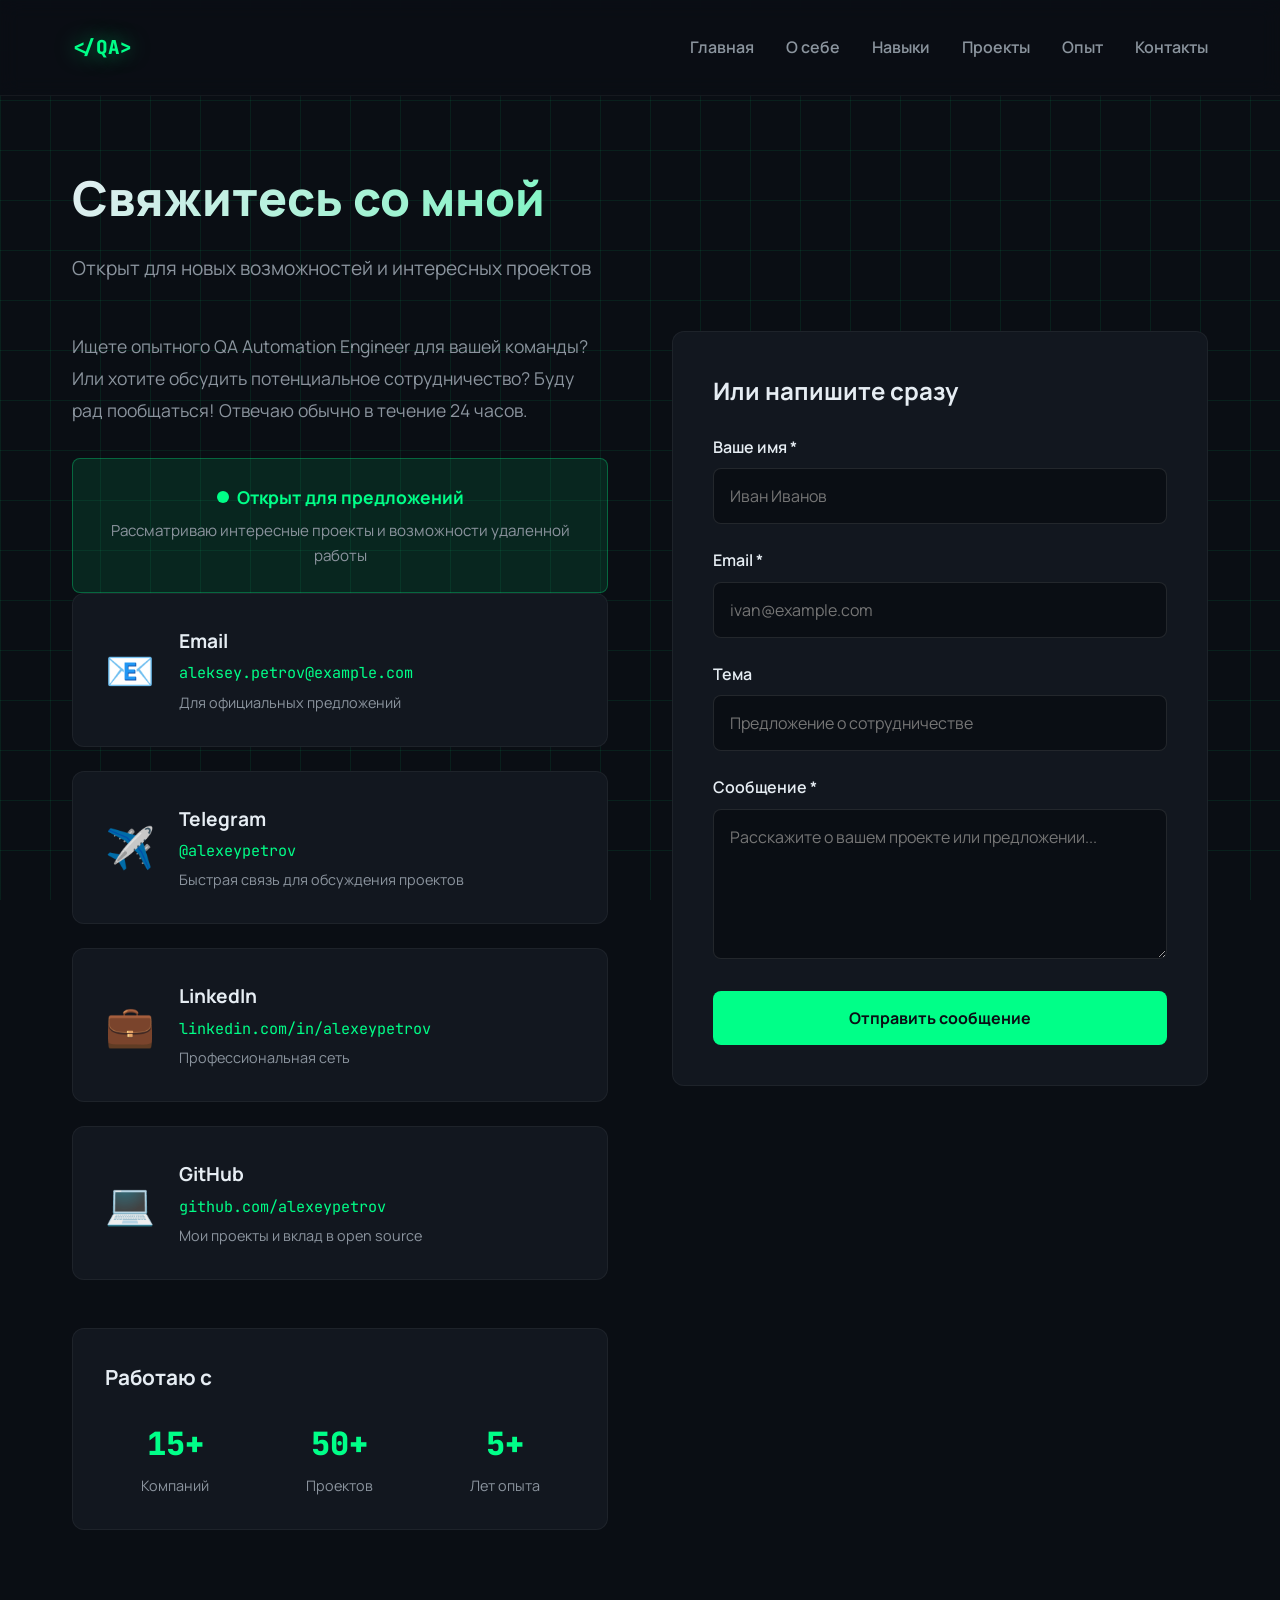
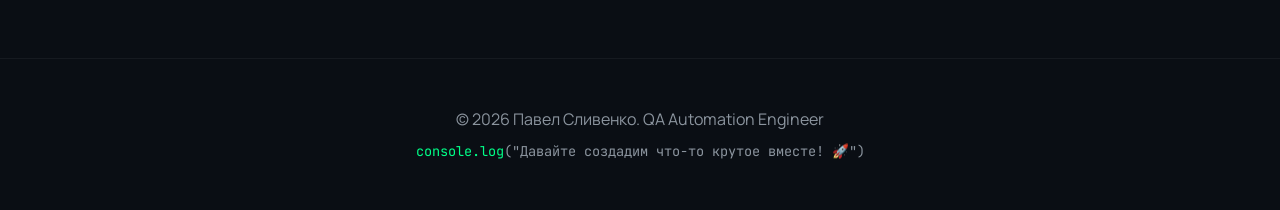
<file: templates/contact.html>
<!DOCTYPE html>
<html lang="ru">
<head>
    <meta charset="UTF-8">
    <meta name="viewport" content="width=device-width, initial-scale=1.0">
    <title>Контакты | Павел Сливенко</title>
    <link rel="preconnect" href="https://fonts.googleapis.com">
    <link rel="preconnect" href="https://fonts.gstatic.com" crossorigin>
    <link href="https://fonts.googleapis.com/css2?family=JetBrains+Mono:wght@400;600;800&family=Manrope:wght@400;600;800&display=swap" rel="stylesheet">
    <link rel="stylesheet" href="/static/css/style.css">
    <style>
        .contact-container {
            display: grid;
            grid-template-columns: 1fr 1fr;
            gap: 4rem;
            margin-top: 3rem;
        }

        .contact-info {
            animation: fadeIn 0.8s ease-out;
        }

        .contact-intro {
            font-size: 1.1rem;
            line-height: 1.8;
            color: var(--text-secondary);
            margin-bottom: 2rem;
        }

        .contact-methods {
            display: flex;
            flex-direction: column;
            gap: 1.5rem;
        }

        .contact-item {
            background: var(--bg-secondary);
            border: 1px solid rgba(255, 255, 255, 0.05);
            border-radius: 12px;
            padding: 2rem;
            transition: all 0.3s;
            text-decoration: none;
            color: var(--text-primary);
            display: flex;
            align-items: center;
            gap: 1.5rem;
        }

        .contact-item:hover {
            border-color: var(--accent-green);
            transform: translateX(10px);
            box-shadow: 0 10px 30px rgba(0, 255, 136, 0.1);
        }

        .contact-icon {
            font-size: 2.5rem;
            flex-shrink: 0;
        }

        .contact-details h3 {
            font-size: 1.2rem;
            margin-bottom: 0.3rem;
            color: var(--text-primary);
        }

        .contact-value {
            color: var(--accent-green);
            font-family: 'JetBrains Mono', monospace;
            font-size: 0.95rem;
        }

        .contact-description {
            color: var(--text-secondary);
            font-size: 0.9rem;
            margin-top: 0.3rem;
        }

        .contact-form-section {
            animation: fadeIn 0.8s ease-out 0.2s both;
        }

        .contact-form {
            background: var(--bg-secondary);
            border: 1px solid rgba(255, 255, 255, 0.05);
            border-radius: 12px;
            padding: 2.5rem;
        }

        .form-group {
            margin-bottom: 1.5rem;
        }

        .form-group label {
            display: block;
            margin-bottom: 0.5rem;
            color: var(--text-primary);
            font-weight: 600;
        }

        .form-group input,
        .form-group textarea {
            width: 100%;
            padding: 1rem;
            background: var(--bg-primary);
            border: 1px solid rgba(255, 255, 255, 0.1);
            border-radius: 8px;
            color: var(--text-primary);
            font-family: 'Manrope', sans-serif;
            font-size: 1rem;
            transition: all 0.3s;
        }

        .form-group input:focus,
        .form-group textarea:focus {
            outline: none;
            border-color: var(--accent-green);
            box-shadow: 0 0 0 3px rgba(0, 255, 136, 0.1);
        }

        .form-group textarea {
            resize: vertical;
            min-height: 150px;
        }

        .form-submit {
            width: 100%;
            padding: 1rem 2rem;
            background: var(--accent-green);
            color: var(--bg-primary);
            border: none;
            border-radius: 8px;
            font-weight: 700;
            font-size: 1rem;
            cursor: pointer;
            transition: all 0.3s;
            font-family: 'Manrope', sans-serif;
        }

        .form-submit:hover {
            transform: translateY(-2px);
            box-shadow: 0 5px 20px rgba(0, 255, 136, 0.4);
        }

        .availability {
            background: rgba(0, 255, 136, 0.1);
            border: 1px solid rgba(0, 255, 136, 0.3);
            border-radius: 8px;
            padding: 1.5rem;
            margin-top: 2rem;
            text-align: center;
        }

        .availability-status {
            display: flex;
            align-items: center;
            justify-content: center;
            gap: 0.5rem;
            font-weight: 700;
            color: var(--accent-green);
            font-size: 1.1rem;
            margin-bottom: 0.5rem;
        }

        .status-dot {
            width: 12px;
            height: 12px;
            background: var(--accent-green);
            border-radius: 50%;
            animation: pulse 2s infinite;
        }

        @keyframes pulse {
            0%, 100% {
                opacity: 1;
                transform: scale(1);
            }
            50% {
                opacity: 0.5;
                transform: scale(1.1);
            }
        }

        .availability-text {
            color: var(--text-secondary);
            font-size: 0.95rem;
        }

        .social-proof {
            margin-top: 3rem;
            padding: 2rem;
            background: var(--bg-secondary);
            border-radius: 12px;
            border: 1px solid rgba(255, 255, 255, 0.05);
        }

        .social-proof h3 {
            font-size: 1.3rem;
            margin-bottom: 1.5rem;
            color: var(--text-primary);
        }

        .stats-grid {
            display: grid;
            grid-template-columns: repeat(3, 1fr);
            gap: 1.5rem;
        }

        .stat-box {
            text-align: center;
        }

        .stat-number {
            font-size: 2rem;
            font-weight: 800;
            color: var(--accent-green);
            font-family: 'JetBrains Mono', monospace;
        }

        .stat-label {
            color: var(--text-secondary);
            font-size: 0.9rem;
            margin-top: 0.3rem;
        }

        @media (max-width: 968px) {
            .contact-container {
                grid-template-columns: 1fr;
                gap: 2rem;
            }

            .stats-grid {
                grid-template-columns: 1fr;
            }
        }
    </style>
</head>
<body>
    <div class="bg-grid"></div>
    
    <div class="particle" style="left: 10%; animation-delay: 0s;"></div>
    <div class="particle" style="left: 30%; animation-delay: 3s;"></div>
    <div class="particle" style="left: 50%; animation-delay: 6s;"></div>
    <div class="particle" style="left: 70%; animation-delay: 9s;"></div>
    <div class="particle" style="left: 90%; animation-delay: 12s;"></div>

    <header>
        <nav class="container">
            <a href="/" class="logo">&lt;/QA&gt;</a>
            <button class="menu-toggle">☰</button>
            <ul class="nav-links">
                <li><a href="/">Главная</a></li>
                <li><a href="/about">О себе</a></li>
                <li><a href="/skills">Навыки</a></li>
                <li><a href="/projects">Проекты</a></li>
                <li><a href="/experience">Опыт</a></li>
                <li><a href="/contact">Контакты</a></li>
            </ul>
        </nav>
    </header>

    <main>
        <div class="container">
            <h1 class="page-title">Свяжитесь со мной</h1>
            <p class="page-subtitle">Открыт для новых возможностей и интересных проектов</p>

            <div class="contact-container">
                <div class="contact-info">
                    <p class="contact-intro">
                        Ищете опытного QA Automation Engineer для вашей команды? Или хотите обсудить потенциальное сотрудничество?
                        Буду рад пообщаться! Отвечаю обычно в течение 24 часов.
                    </p>

                    <div class="availability">
                        <div class="availability-status">
                            <span class="status-dot"></span>
                            Открыт для предложений
                        </div>
                        <div class="availability-text">
                            Рассматриваю интересные проекты и возможности удаленной работы
                        </div>
                    </div>

                    <div class="contact-methods">
                        <a href="mailto:aleksey.petrov@example.com" class="contact-item fade-in-up stagger-1">
                            <div class="contact-icon">📧</div>
                            <div class="contact-details">
                                <h3>Email</h3>
                                <div class="contact-value">aleksey.petrov@example.com</div>
                                <div class="contact-description">Для официальных предложений</div>
                            </div>
                        </a>

                        <a href="https://t.me/alexeypetrov" class="contact-item fade-in-up stagger-2">
                            <div class="contact-icon">✈️</div>
                            <div class="contact-details">
                                <h3>Telegram</h3>
                                <div class="contact-value">@alexeypetrov</div>
                                <div class="contact-description">Быстрая связь для обсуждения проектов</div>
                            </div>
                        </a>

                        <a href="https://linkedin.com/in/alexeypetrov" class="contact-item fade-in-up stagger-3">
                            <div class="contact-icon">💼</div>
                            <div class="contact-details">
                                <h3>LinkedIn</h3>
                                <div class="contact-value">linkedin.com/in/alexeypetrov</div>
                                <div class="contact-description">Профессиональная сеть</div>
                            </div>
                        </a>

                        <a href="https://github.com/alexeypetrov" class="contact-item fade-in-up stagger-4">
                            <div class="contact-icon">💻</div>
                            <div class="contact-details">
                                <h3>GitHub</h3>
                                <div class="contact-value">github.com/alexeypetrov</div>
                                <div class="contact-description">Мои проекты и вклад в open source</div>
                            </div>
                        </a>
                    </div>

                    <div class="social-proof fade-in-up stagger-5">
                        <h3>Работаю с</h3>
                        <div class="stats-grid">
                            <div class="stat-box">
                                <div class="stat-number">15+</div>
                                <div class="stat-label">Компаний</div>
                            </div>
                            <div class="stat-box">
                                <div class="stat-number">50+</div>
                                <div class="stat-label">Проектов</div>
                            </div>
                            <div class="stat-box">
                                <div class="stat-number">5+</div>
                                <div class="stat-label">Лет опыта</div>
                            </div>
                        </div>
                    </div>
                </div>

                <div class="contact-form-section">
                    <div class="contact-form">
                        <h2 style="margin-bottom: 1.5rem; color: var(--text-primary);">Или напишите сразу</h2>
                        <form id="contactForm">
                            <div class="form-group">
                                <label for="name">Ваше имя *</label>
                                <input type="text" id="name" name="name" required placeholder="Иван Иванов">
                            </div>

                            <div class="form-group">
                                <label for="email">Email *</label>
                                <input type="email" id="email" name="email" required placeholder="ivan@example.com">
                            </div>

                            <div class="form-group">
                                <label for="subject">Тема</label>
                                <input type="text" id="subject" name="subject" placeholder="Предложение о сотрудничестве">
                            </div>

                            <div class="form-group">
                                <label for="message">Сообщение *</label>
                                <textarea id="message" name="message" required placeholder="Расскажите о вашем проекте или предложении..."></textarea>
                            </div>

                            <button type="submit" class="form-submit">Отправить сообщение</button>
                        </form>
                        
                        <div id="formMessage" style="margin-top: 1rem; text-align: center; color: var(--accent-green); display: none;"></div>
                    </div>
                </div>
            </div>
        </div>
    </main>

    <footer>
        <div class="container">
            <p>&copy; 2026 Павел Сливенко. QA Automation Engineer</p>
            <p style="margin-top: 0.5rem; font-family: 'JetBrains Mono', monospace; font-size: 0.85rem;">
                <span style="color: var(--accent-green);">console.log</span>("Давайте создадим что-то крутое вместе! 🚀")
            </p>
        </div>
    </footer>

    <script src="/static/js/main.js"></script>
    <script>
        // Handle form submission
        document.getElementById('contactForm').addEventListener('submit', function(e) {
            e.preventDefault();
            
            const formData = new FormData(this);
            const data = Object.fromEntries(formData.entries());
            
            // Here you would typically send the data to your Go backend
            fetch('/api/contact', {
                method: 'POST',
                headers: {
                    'Content-Type': 'application/json',
                },
                body: JSON.stringify(data)
            })
            .then(response => response.json())
            .then(data => {
                const messageEl = document.getElementById('formMessage');
                messageEl.style.display = 'block';
                messageEl.textContent = 'Спасибо за сообщение! Я свяжусь с вами в ближайшее время.';
                messageEl.style.color = 'var(--accent-green)';
                this.reset();
            })
            .catch(error => {
                const messageEl = document.getElementById('formMessage');
                messageEl.style.display = 'block';
                messageEl.textContent = 'Произошла ошибка. Пожалуйста, попробуйте позже или свяжитесь со мной напрямую.';
                messageEl.style.color = '#ff5f56';
            });
        });
    </script>
</body>
</html>
</file>
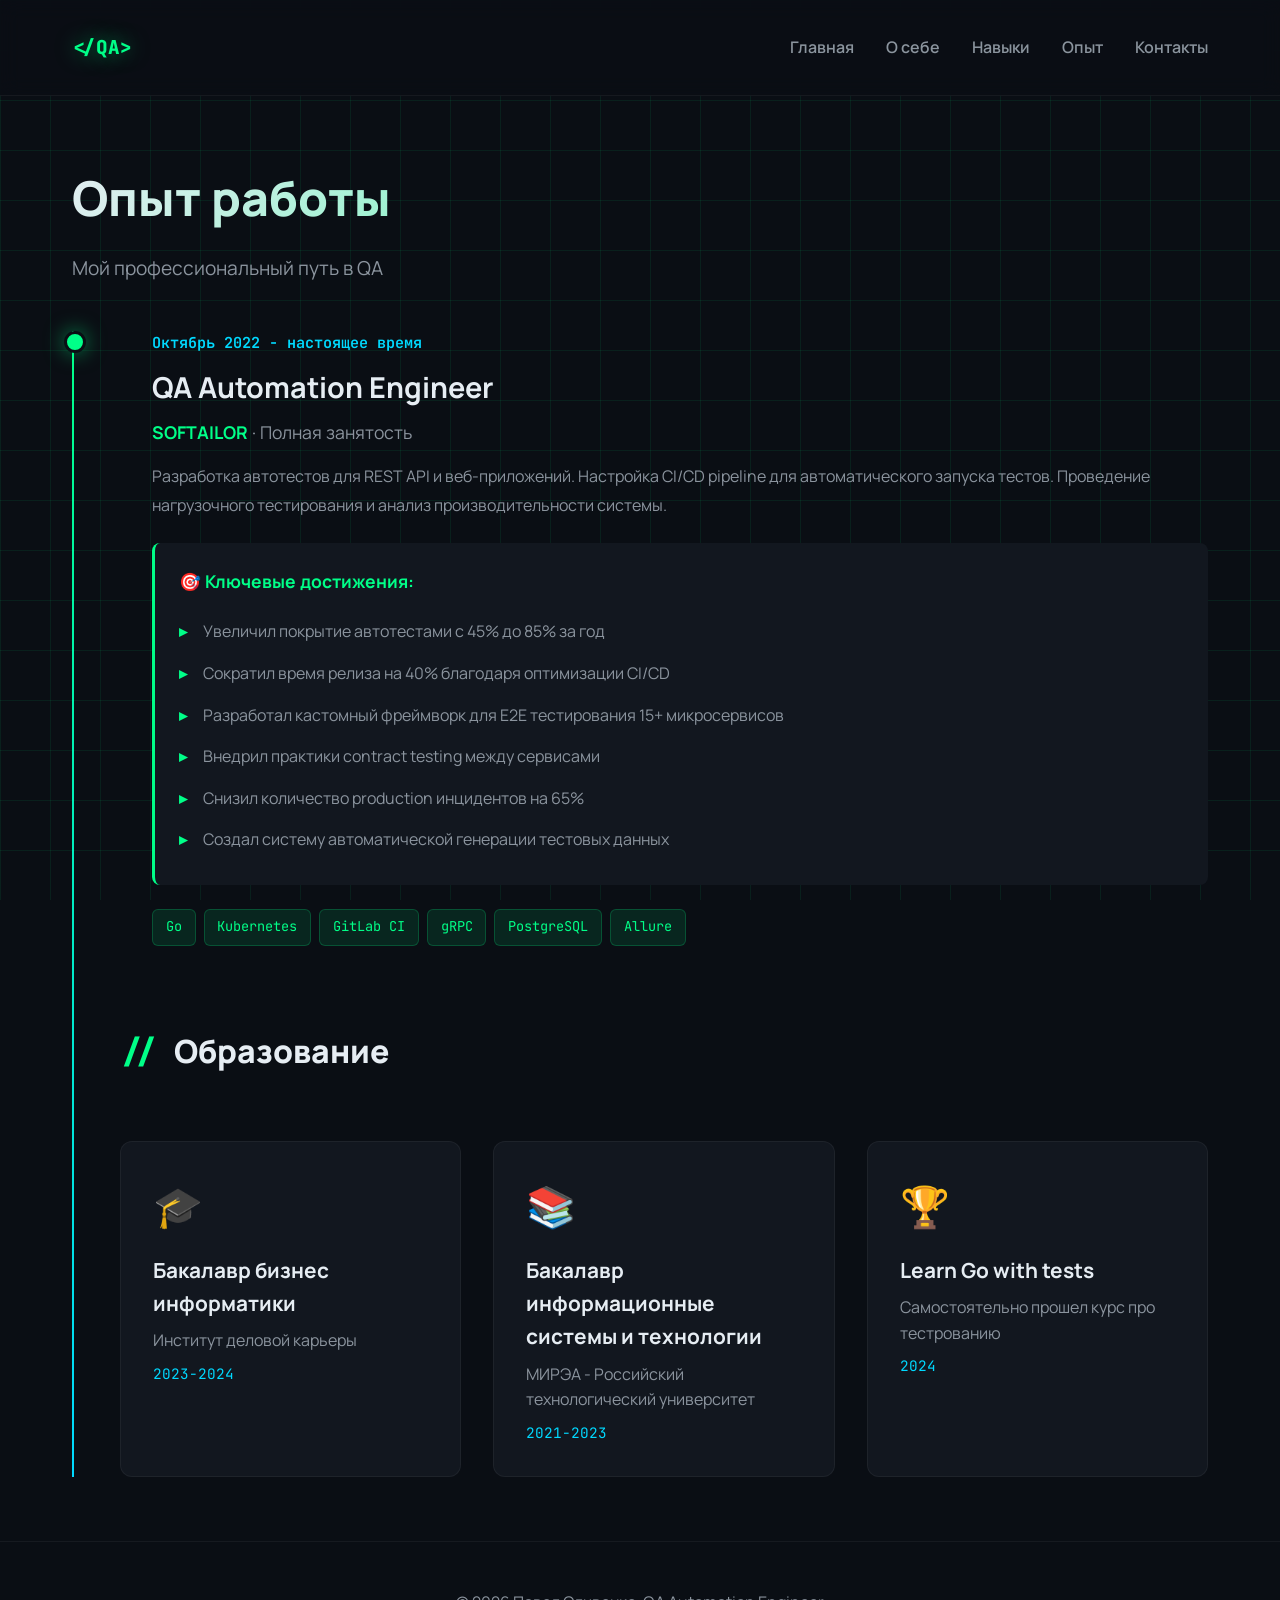
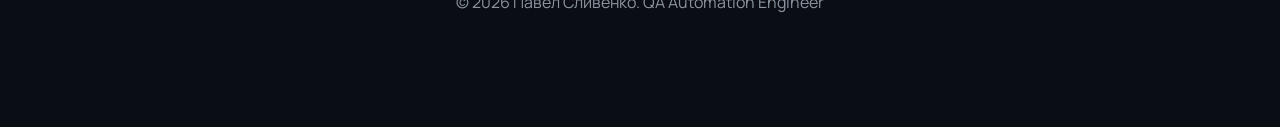
<file: templates/experience.html>
<!DOCTYPE html>
<html lang="ru">
<head>
    <meta charset="UTF-8">
    <meta name="viewport" content="width=device-width, initial-scale=1.0">
    <title>Опыт работы | Павел Сливенко</title>
    <link rel="icon" type="image/png" sizes="32x32" href="/static/favicon/favicon-32x32.png">
    <link rel="icon" type="image/png" sizes="16x16" href="/static/favicon/favicon-16x16.png">
    <link rel="apple-touch-icon" sizes="180x180" href="/static/favicon/apple-touch-icon.png">
    <link rel="icon" type="image/png" sizes="192x192" href="/static/favicon/android-chrome-192x192.png">
    <link rel="icon" type="image/png" sizes="512x512" href="/static/favicon/android-chrome-512x512.png">
    <link rel="preconnect" href="https://fonts.googleapis.com">
    <link rel="preconnect" href="https://fonts.gstatic.com" crossorigin>
    <link href="https://fonts.googleapis.com/css2?family=JetBrains+Mono:wght@400;600;800&family=Manrope:wght@400;600;800&display=swap" rel="stylesheet">
    <link rel="stylesheet" href="/static/css/style.css">
    <style>
        .timeline {
            position: relative;
            padding-left: 3rem;
            margin-top: 3rem;
        }

        .timeline::before {
            content: '';
            position: absolute;
            left: 0;
            top: 0;
            bottom: 0;
            width: 2px;
            background: linear-gradient(180deg, var(--accent-green), var(--accent-cyan));
        }

        .timeline-item {
            position: relative;
            margin-bottom: 4rem;
            padding-left: 2rem;
        }

        .timeline-item::before {
            content: '';
            position: absolute;
            left: -3.5rem;
            top: 0;
            width: 16px;
            height: 16px;
            border-radius: 50%;
            background: var(--accent-green);
            box-shadow: 0 0 20px rgba(0, 255, 136, 0.5);
            border: 3px solid var(--bg-primary);
        }

        .timeline-date {
            font-family: 'JetBrains Mono', monospace;
            color: var(--accent-cyan);
            font-size: 0.95rem;
            margin-bottom: 0.5rem;
            font-weight: 600;
        }

        .timeline-title {
            font-size: 1.8rem;
            font-weight: 700;
            margin-bottom: 0.5rem;
            color: var(--text-primary);
        }

        .timeline-company {
            color: var(--text-secondary);
            margin-bottom: 1rem;
            font-size: 1.1rem;
        }

        .timeline-company strong {
            color: var(--accent-green);
        }

        .timeline-description {
            color: var(--text-secondary);
            line-height: 1.8;
            margin-bottom: 1.5rem;
        }

        .timeline-achievements {
            background: var(--bg-secondary);
            padding: 1.5rem;
            border-radius: 8px;
            border-left: 3px solid var(--accent-green);
        }

        .timeline-achievements h4 {
            color: var(--accent-green);
            margin-bottom: 1rem;
            font-size: 1.1rem;
        }

        .achievements-list {
            list-style: none;
            padding: 0;
        }

        .achievements-list li {
            color: var(--text-secondary);
            padding: 0.5rem 0;
            padding-left: 1.5rem;
            position: relative;
            line-height: 1.6;
        }

        .achievements-list li::before {
            content: '▸';
            position: absolute;
            left: 0;
            color: var(--accent-green);
            font-weight: bold;
        }

        .skills-used {
            margin-top: 1.5rem;
        }

        .education-section {
            margin-top: 5rem;
        }

        .education-grid {
            display: grid;
            grid-template-columns: repeat(auto-fit, minmax(300px, 1fr));
            gap: 2rem;
            margin-top: 2rem;
        }

        .education-card {
            padding: 2rem;
        }

        .education-icon {
            font-size: 2.5rem;
            margin-bottom: 1rem;
        }

        .education-degree {
            font-size: 1.3rem;
            font-weight: 700;
            margin-bottom: 0.5rem;
            color: var(--text-primary);
        }

        .education-institution {
            color: var(--text-secondary);
            margin-bottom: 0.5rem;
        }

        .education-year {
            color: var(--accent-cyan);
            font-family: 'JetBrains Mono', monospace;
            font-size: 0.9rem;
        }

        @media (max-width: 768px) {
            .timeline {
                padding-left: 2rem;
            }

            .timeline-item {
                padding-left: 1.5rem;
            }

            .timeline-item::before {
                left: -2.5rem;
            }
        }
    </style>
</head>
<body>
    <div class="bg-grid"></div>
    
    <div class="particle" style="left: 10%; animation-delay: 0s;"></div>
    <div class="particle" style="left: 30%; animation-delay: 3s;"></div>
    <div class="particle" style="left: 50%; animation-delay: 6s;"></div>
    <div class="particle" style="left: 70%; animation-delay: 9s;"></div>
    <div class="particle" style="left: 90%; animation-delay: 12s;"></div>

    <header>
        <nav class="container">
            <a href="/" class="logo">&lt;/QA&gt;</a>
            <button class="menu-toggle">☰</button>
            <ul class="nav-links">
                <li><a href="/">Главная</a></li>
                <li><a href="/about">О себе</a></li>
                <li><a href="/skills">Навыки</a></li>
                <!--<li><a href="/projects">Проекты</a></li>-->
                <li><a href="/experience">Опыт</a></li>
                <li><a href="/contacts">Контакты</a></li>
            </ul>
        </nav>
    </header>

    <main>
        <main class="container">
            <h1 class="page-title">Опыт работы</h1>
            <p class="page-subtitle">Мой профессиональный путь в QA</p>

            <div class="timeline">
                <div class="timeline-item fade-in-up stagger-1">
                    <div class="timeline-date">Октябрь 2022 - настоящее время</div>
                    <h3 class="timeline-title">QA Automation Engineer</h3>
                    <div class="timeline-company"><strong>SOFTAILOR</strong> · Полная занятость</div>
                    
                    <p class="timeline-description">
                        Разработка автотестов для REST API и веб-приложений. Настройка CI/CD pipeline
                        для автоматического запуска тестов. Проведение нагрузочного тестирования и анализ
                        производительности системы.
                    </p>

                    <div class="timeline-achievements">
                        <h4>🎯 Ключевые достижения:</h4>
                        <ul class="achievements-list">
                            <li>Увеличил покрытие автотестами с 45% до 85% за год</li>
                            <li>Сократил время релиза на 40% благодаря оптимизации CI/CD</li>
                            <li>Разработал кастомный фреймворк для E2E тестирования 15+ микросервисов</li>
                            <li>Внедрил практики contract testing между сервисами</li>
                            <li>Снизил количество production инцидентов на 65%</li>
                            <li>Создал систему автоматической генерации тестовых данных</li>
                        </ul>
                    </div>

                    <div class="skills-used">
                        <div class="tech-stack">
                            <span class="tech-tag">Go</span>
                            <span class="tech-tag">Kubernetes</span>
                            <span class="tech-tag">GitLab CI</span>
                            <span class="tech-tag">gRPC</span>
                            <span class="tech-tag">PostgreSQL</span>
                            <!--<span class="tech-tag">RabbitMQ</span>-->
                            <span class="tech-tag">Allure</span>
                        </div>
                    </div>
                </div>

                <!--<div class="timeline-item fade-in-up stagger-2">
                    <div class="timeline-date">Январь 2020 - Март 2022</div>
                    <h3 class="timeline-title">QA Automation Engineer</h3>
                    <div class="timeline-company"><strong>Digital Solutions Ltd.</strong> · Полная занятость</div>
                    
                    <p class="timeline-description">
                        Разработка автотестов для REST API и веб-приложений. Настройка CI/CD pipeline 
                        для автоматического запуска тестов. Проведение нагрузочного тестирования и анализ 
                        производительности системы.
                    </p>

                    <div class="timeline-achievements">
                        <h4>🎯 Ключевые достижения:</h4>
                        <ul class="achievements-list">
                            <li>Разработал 300+ автотестов для REST API на Go</li>
                            <li>Настроил автоматический запуск тестов в GitLab CI</li>
                            <li>Провел нагрузочное тестирование и оптимизировал производительность на 30%</li>
                            <li>Внедрил практику code review для тестового кода</li>
                            <li>Создал документацию по best practices автоматизации</li>
                        </ul>
                    </div>

                    <div class="skills-used">
                        <div class="tech-stack">
                            <span class="tech-tag">Go</span>
                            <span class="tech-tag">Python</span>
                            <span class="tech-tag">Docker</span>
                            <span class="tech-tag">Jenkins</span>
                            <span class="tech-tag">REST API</span>
                            <span class="tech-tag">JMeter</span>
                            <span class="tech-tag">Selenium</span>
                        </div>
                    </div>
                </div>

                <div class="timeline-item fade-in-up stagger-3">
                    <div class="timeline-date">Июнь 2018 - Декабрь 2019</div>
                    <h3 class="timeline-title">QA Engineer</h3>
                    <div class="timeline-company"><strong>StartupHub</strong> · Полная занятость</div>
                    
                    <p class="timeline-description">
                        Функциональное и регрессионное тестирование веб-приложений для e-commerce платформы.
                        Написание тест-кейсов и чек-листов. Начало работы с автоматизацией тестирования.
                        Тесное взаимодействие с командой разработки.
                    </p>

                    <div class="timeline-achievements">
                        <h4>🎯 Ключевые достижения:</h4>
                        <ul class="achievements-list">
                            <li>Создал 500+ тест-кейсов для различных модулей платформы</li>
                            <li>Обнаружил и задокументировал 200+ багов</li>
                            <li>Начал автоматизацию регрессионных тестов (50+ автотестов)</li>
                            <li>Участвовал в планировании спринтов и оценке задач</li>
                            <li>Провел обучение команды по основам тестирования</li>
                        </ul>
                    </div>

                    <div class="skills-used">
                        <div class="tech-stack">
                            <span class="tech-tag">Manual Testing</span>
                            <span class="tech-tag">SQL</span>
                            <span class="tech-tag">Postman</span>
                            <span class="tech-tag">Jira</span>
                            <span class="tech-tag">Python</span>
                            <span class="tech-tag">Selenium</span>
                        </div>
                    </div>
                </div>
            </div>-->

            <div class="education-section fade-in-up">
                <h2 class="section-title">Образование</h2>
                    <div class="education-grid">
                        <div class="education-card card">
                            <div class="education-icon">🎓</div>
                            <div class="education-degree">Бакалавр бизнес информатики</div>
                            <div class="education-institution">Институт деловой карьеры</div>
                            <div class="education-year">2023-2024</div>
                        </div>
    
                        <div class="education-card card">
                            <div class="education-icon">📚</div>
                            <div class="education-degree">Бакалавр информационные системы и технологии</div>
                            <div class="education-institution">МИРЭА - Российский технологический университет</div>
                            <div class="education-year">2021-2023</div>
                        </div>

                        <!--<div class="education-card card">
                            <div class="education-icon">📚</div>
                            <div class="education-degree">Advanced Testing in Go</div>
                            <div class="education-institution">Go Academy Online</div>
                            <div class="education-year">2022</div>
                        </div>-->

                        <div class="education-card card">
                            <div class="education-icon">🏆</div>
                            <div class="education-degree">Learn Go with tests</div>
                            <div class="education-institution">Самостоятельно прошел курс про тестрованию</div>
                            <div class="education-year">2024</div>
                        </div>
                        </div>
                    </div>
            </div>
        </main>

    <footer>
        <div class="container">
            <p>&copy; 2026 Павел Сливенко. QA Automation Engineer</p>
        </div>
    </footer>

    <script src="/static/js/main.js"></script>
</body>
</html>
</file>
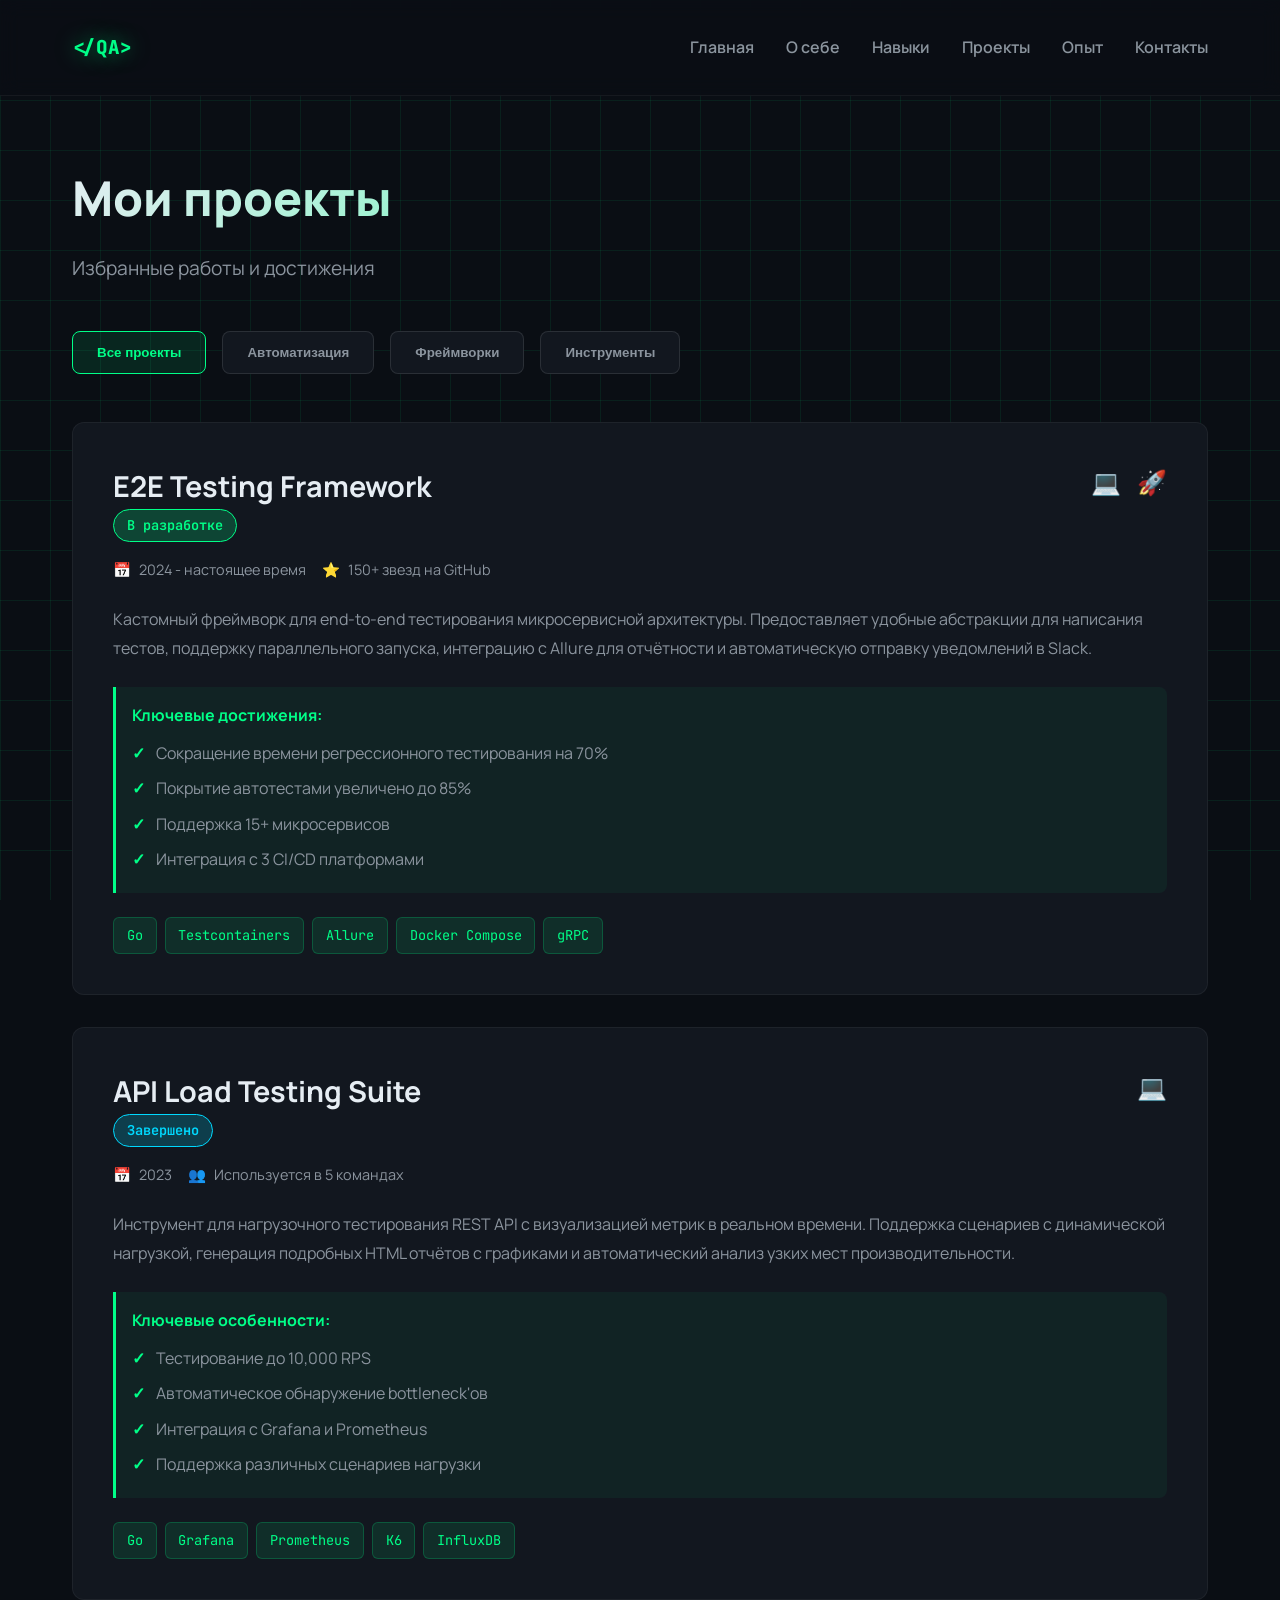
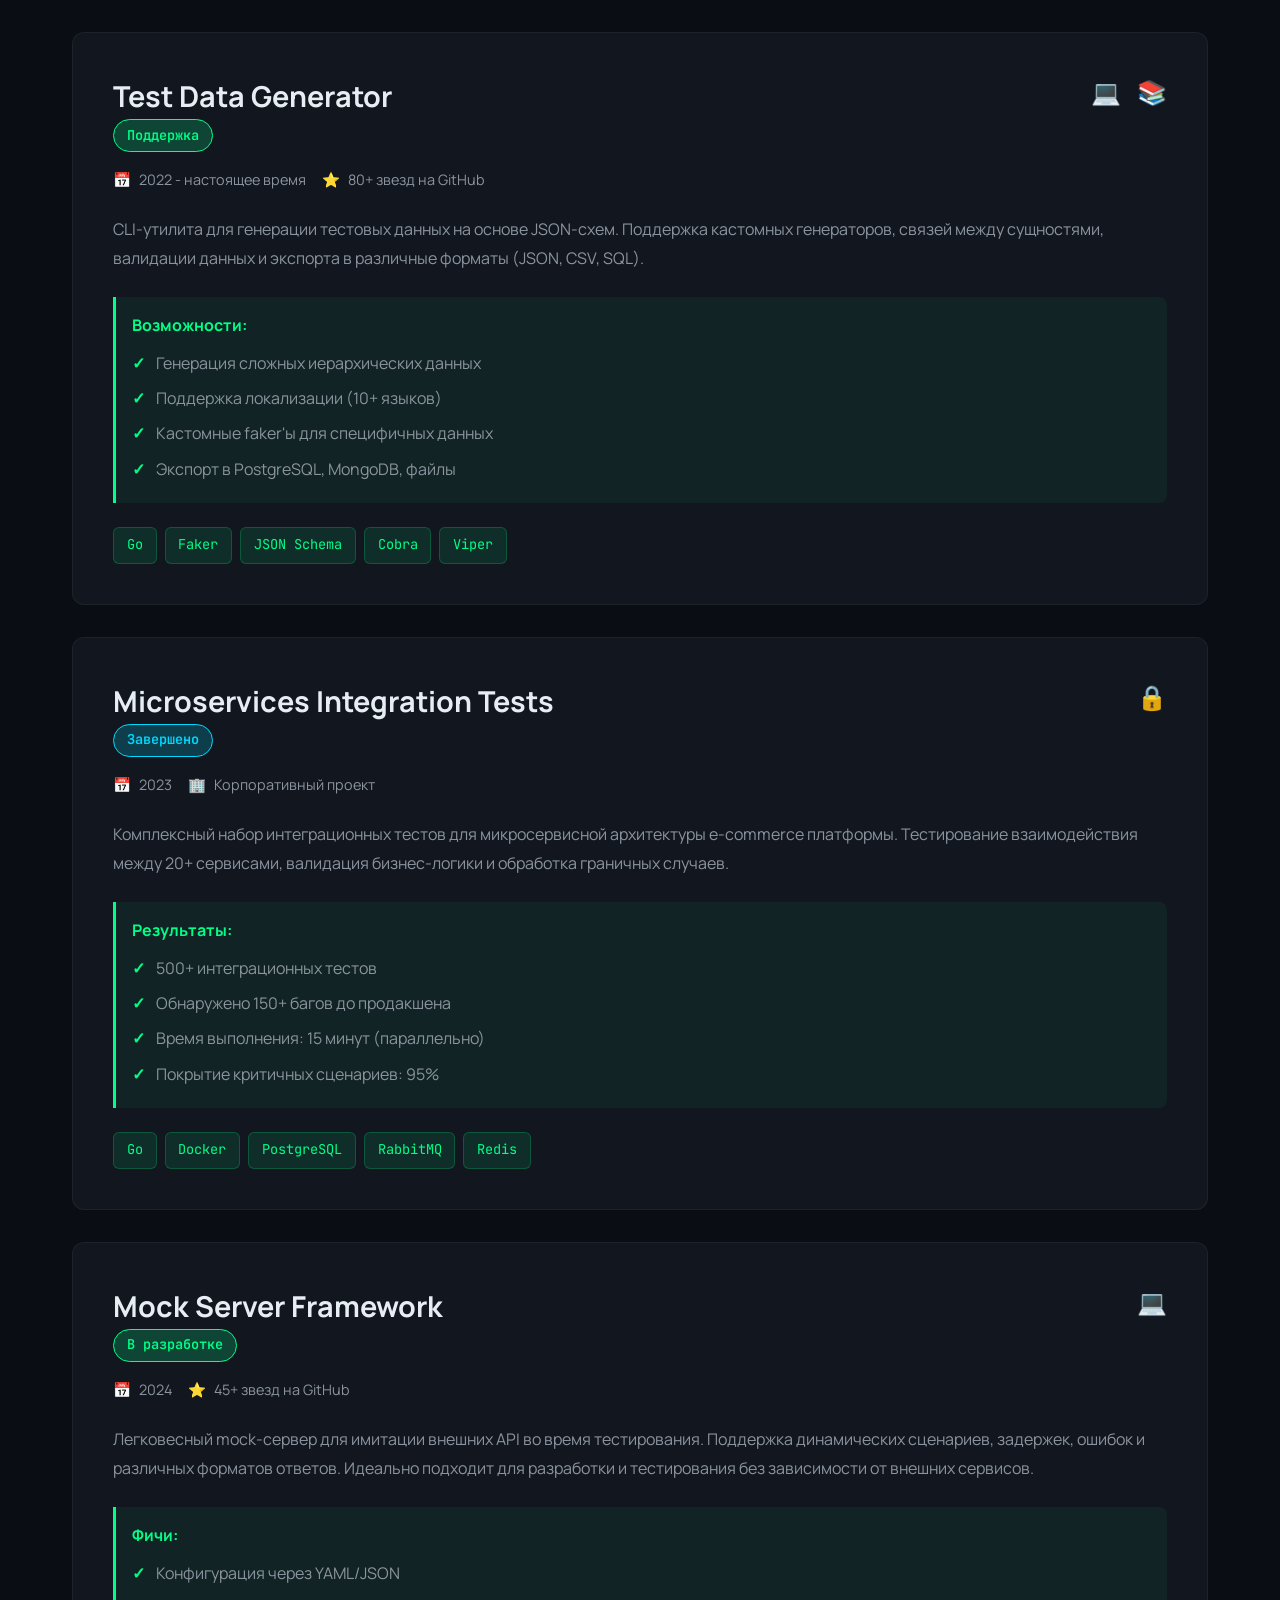
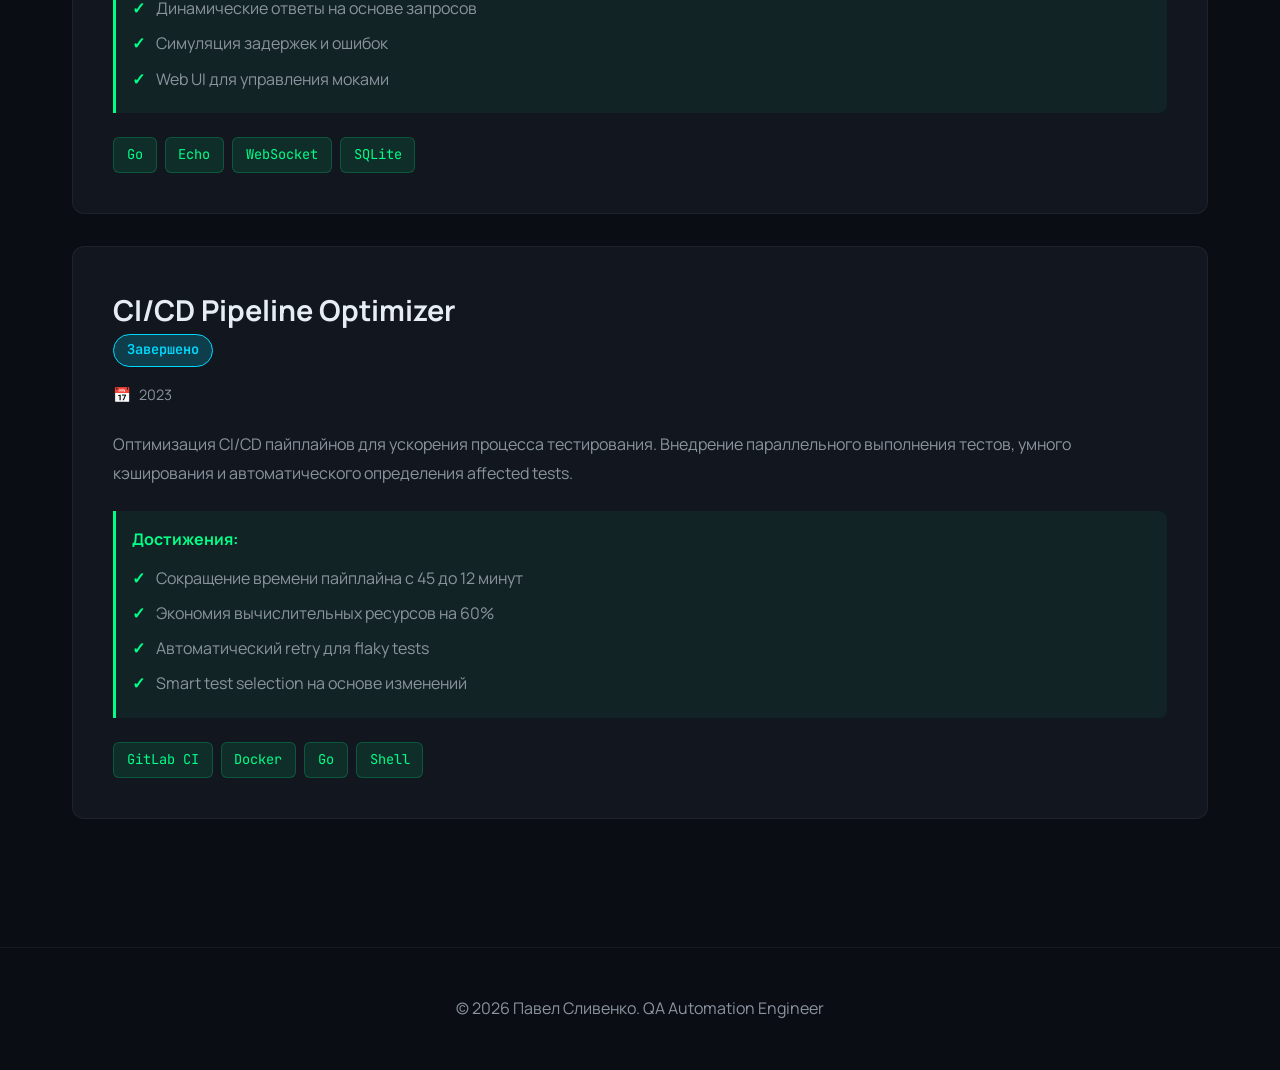
<file: templates/projects.html>
<!DOCTYPE html>
<html lang="ru">
<head>
    <meta charset="UTF-8">
    <meta name="viewport" content="width=device-width, initial-scale=1.0">
    <title>Проекты | Павел Сливенко</title>
    <link rel="icon" type="image/png" sizes="32x32" href="/static/favicon/favicon-32x32.png">
    <link rel="icon" type="image/png" sizes="16x16" href="/static/favicon/favicon-16x16.png">
    <link rel="apple-touch-icon" sizes="180x180" href="/static/favicon/apple-touch-icon.png">
    <link rel="icon" type="image/png" sizes="192x192" href="/static/favicon/android-chrome-192x192.png">
    <link rel="icon" type="image/png" sizes="512x512" href="/static/favicon/android-chrome-512x512.png">
    <link rel="preconnect" href="https://fonts.googleapis.com">
    <link rel="preconnect" href="https://fonts.gstatic.com" crossorigin>
    <link href="https://fonts.googleapis.com/css2?family=JetBrains+Mono:wght@400;600;800&family=Manrope:wght@400;600;800&display=swap" rel="stylesheet">
    <link rel="stylesheet" href="/static/css/style.css">
    <style>
        .projects-grid {
            display: grid;
            gap: 2rem;
        }

        .project-card {
            background: var(--bg-secondary);
            border: 1px solid rgba(255, 255, 255, 0.05);
            border-radius: 12px;
            padding: 2.5rem;
            transition: all 0.3s;
            position: relative;
            overflow: hidden;
        }

        .project-card::before {
            content: '';
            position: absolute;
            top: 0;
            left: -100%;
            width: 100%;
            height: 100%;
            background: linear-gradient(90deg, transparent, rgba(0, 255, 136, 0.05), transparent);
            transition: left 0.5s;
        }

        .project-card:hover::before {
            left: 100%;
        }

        .project-card:hover {
            border-color: var(--accent-green);
            transform: translateX(10px);
        }

        .project-header {
            display: flex;
            justify-content: space-between;
            align-items: start;
            margin-bottom: 1rem;
        }

        .project-title {
            font-size: 1.8rem;
            font-weight: 700;
            color: var(--text-primary);
        }

        .project-links {
            display: flex;
            gap: 1rem;
        }

        .project-link {
            color: var(--accent-cyan);
            text-decoration: none;
            font-size: 1.5rem;
            transition: all 0.3s;
            display: inline-block;
        }

        .project-link:hover {
            transform: scale(1.2);
            color: var(--accent-green);
        }

        .project-description {
            color: var(--text-secondary);
            margin-bottom: 1.5rem;
            line-height: 1.8;
        }

        .project-meta {
            display: flex;
            flex-wrap: wrap;
            gap: 1rem;
            margin-bottom: 1.5rem;
        }

        .meta-item {
            display: flex;
            align-items: center;
            gap: 0.5rem;
            color: var(--text-secondary);
            font-size: 0.9rem;
        }

        .meta-icon {
            color: var(--accent-green);
        }

        .project-highlights {
            background: rgba(0, 255, 136, 0.05);
            border-left: 3px solid var(--accent-green);
            padding: 1rem;
            margin: 1.5rem 0;
            border-radius: 0 8px 8px 0;
        }

        .project-highlights h4 {
            color: var(--accent-green);
            margin-bottom: 0.5rem;
            font-size: 1rem;
        }

        .highlights-list {
            list-style: none;
            padding: 0;
        }

        .highlights-list li {
            color: var(--text-secondary);
            padding: 0.3rem 0;
            padding-left: 1.5rem;
            position: relative;
        }

        .highlights-list li::before {
            content: '✓';
            position: absolute;
            left: 0;
            color: var(--accent-green);
            font-weight: bold;
        }

        .project-status {
            display: inline-block;
            padding: 0.3rem 0.8rem;
            border-radius: 20px;
            font-size: 0.85rem;
            font-weight: 600;
            font-family: 'JetBrains Mono', monospace;
        }

        .status-active {
            background: rgba(0, 255, 136, 0.2);
            color: var(--accent-green);
            border: 1px solid var(--accent-green);
        }

        .status-completed {
            background: rgba(0, 217, 255, 0.2);
            color: var(--accent-cyan);
            border: 1px solid var(--accent-cyan);
        }

        .filters {
            display: flex;
            gap: 1rem;
            margin-bottom: 3rem;
            flex-wrap: wrap;
        }

        .filter-btn {
            padding: 0.8rem 1.5rem;
            background: var(--bg-secondary);
            border: 1px solid rgba(255, 255, 255, 0.1);
            border-radius: 8px;
            color: var(--text-secondary);
            cursor: pointer;
            transition: all 0.3s;
            font-weight: 600;
        }

        .filter-btn:hover,
        .filter-btn.active {
            background: rgba(0, 255, 136, 0.1);
            border-color: var(--accent-green);
            color: var(--accent-green);
        }
    </style>
</head>
<body>
    <div class="bg-grid"></div>
    
    <div class="particle" style="left: 10%; animation-delay: 0s;"></div>
    <div class="particle" style="left: 30%; animation-delay: 3s;"></div>
    <div class="particle" style="left: 50%; animation-delay: 6s;"></div>
    <div class="particle" style="left: 70%; animation-delay: 9s;"></div>
    <div class="particle" style="left: 90%; animation-delay: 12s;"></div>

    <header>
        <nav class="container">
            <a href="/" class="logo">&lt;/QA&gt;</a>
            <button class="menu-toggle">☰</button>
            <ul class="nav-links">
                <li><a href="/">Главная</a></li>
                <li><a href="/about">О себе</a></li>
                <li><a href="/skills">Навыки</a></li>
                <li><a href="/projects">Проекты</a></li>
                <li><a href="/experience">Опыт</a></li>
                <li><a href="/contacts">Контакты</a></li>
            </ul>
        </nav>
    </header>

    <main>
        <div class="container">
            <h1 class="page-title">Мои проекты</h1>
            <p class="page-subtitle">Избранные работы и достижения</p>

            <div class="filters fade-in-up">
                <button class="filter-btn active" data-filter="all">Все проекты</button>
                <button class="filter-btn" data-filter="automation">Автоматизация</button>
                <button class="filter-btn" data-filter="framework">Фреймворки</button>
                <button class="filter-btn" data-filter="tools">Инструменты</button>
            </div>

            <div class="projects-grid">
                <div class="project-card fade-in-up stagger-1" data-category="framework">
                    <div class="project-header">
                        <div>
                            <h3 class="project-title">E2E Testing Framework</h3>
                            <span class="project-status status-active">В разработке</span>
                        </div>
                        <div class="project-links">
                            <a href="https://github.com/alexeypetrov/e2e-framework" class="project-link" title="GitHub">💻</a>
                            <a href="#" class="project-link" title="Демо">🚀</a>
                        </div>
                    </div>

                    <div class="project-meta">
                        <span class="meta-item">
                            <span class="meta-icon">📅</span>
                            2024 - настоящее время
                        </span>
                        <span class="meta-item">
                            <span class="meta-icon">⭐</span>
                            150+ звезд на GitHub
                        </span>
                    </div>

                    <p class="project-description">
                        Кастомный фреймворк для end-to-end тестирования микросервисной архитектуры. 
                        Предоставляет удобные абстракции для написания тестов, поддержку параллельного запуска,
                        интеграцию с Allure для отчётности и автоматическую отправку уведомлений в Slack.
                    </p>

                    <div class="project-highlights">
                        <h4>Ключевые достижения:</h4>
                        <ul class="highlights-list">
                            <li>Сокращение времени регрессионного тестирования на 70%</li>
                            <li>Покрытие автотестами увеличено до 85%</li>
                            <li>Поддержка 15+ микросервисов</li>
                            <li>Интеграция с 3 CI/CD платформами</li>
                        </ul>
                    </div>

                    <div class="tech-stack">
                        <span class="tech-tag">Go</span>
                        <span class="tech-tag">Testcontainers</span>
                        <span class="tech-tag">Allure</span>
                        <span class="tech-tag">Docker Compose</span>
                        <span class="tech-tag">gRPC</span>
                    </div>
                </div>

                <div class="project-card fade-in-up stagger-2" data-category="tools">
                    <div class="project-header">
                        <div>
                            <h3 class="project-title">API Load Testing Suite</h3>
                            <span class="project-status status-completed">Завершено</span>
                        </div>
                        <div class="project-links">
                            <a href="https://github.com/alexeypetrov/load-testing" class="project-link" title="GitHub">💻</a>
                        </div>
                    </div>

                    <div class="project-meta">
                        <span class="meta-item">
                            <span class="meta-icon">📅</span>
                            2023
                        </span>
                        <span class="meta-item">
                            <span class="meta-icon">👥</span>
                            Используется в 5 командах
                        </span>
                    </div>

                    <p class="project-description">
                        Инструмент для нагрузочного тестирования REST API с визуализацией метрик в реальном времени.
                        Поддержка сценариев с динамической нагрузкой, генерация подробных HTML отчётов с графиками
                        и автоматический анализ узких мест производительности.
                    </p>

                    <div class="project-highlights">
                        <h4>Ключевые особенности:</h4>
                        <ul class="highlights-list">
                            <li>Тестирование до 10,000 RPS</li>
                            <li>Автоматическое обнаружение bottleneck'ов</li>
                            <li>Интеграция с Grafana и Prometheus</li>
                            <li>Поддержка различных сценариев нагрузки</li>
                        </ul>
                    </div>

                    <div class="tech-stack">
                        <span class="tech-tag">Go</span>
                        <span class="tech-tag">Grafana</span>
                        <span class="tech-tag">Prometheus</span>
                        <span class="tech-tag">K6</span>
                        <span class="tech-tag">InfluxDB</span>
                    </div>
                </div>

                <div class="project-card fade-in-up stagger-3" data-category="tools">
                    <div class="project-header">
                        <div>
                            <h3 class="project-title">Test Data Generator</h3>
                            <span class="project-status status-active">Поддержка</span>
                        </div>
                        <div class="project-links">
                            <a href="https://github.com/alexeypetrov/test-data-gen" class="project-link" title="GitHub">💻</a>
                            <a href="#" class="project-link" title="Документация">📚</a>
                        </div>
                    </div>

                    <div class="project-meta">
                        <span class="meta-item">
                            <span class="meta-icon">📅</span>
                            2022 - настоящее время
                        </span>
                        <span class="meta-item">
                            <span class="meta-icon">⭐</span>
                            80+ звезд на GitHub
                        </span>
                    </div>

                    <p class="project-description">
                        CLI-утилита для генерации тестовых данных на основе JSON-схем.
                        Поддержка кастомных генераторов, связей между сущностями, валидации данных
                        и экспорта в различные форматы (JSON, CSV, SQL).
                    </p>

                    <div class="project-highlights">
                        <h4>Возможности:</h4>
                        <ul class="highlights-list">
                            <li>Генерация сложных иерархических данных</li>
                            <li>Поддержка локализации (10+ языков)</li>
                            <li>Кастомные faker'ы для специфичных данных</li>
                            <li>Экспорт в PostgreSQL, MongoDB, файлы</li>
                        </ul>
                    </div>

                    <div class="tech-stack">
                        <span class="tech-tag">Go</span>
                        <span class="tech-tag">Faker</span>
                        <span class="tech-tag">JSON Schema</span>
                        <span class="tech-tag">Cobra</span>
                        <span class="tech-tag">Viper</span>
                    </div>
                </div>

                <div class="project-card fade-in-up stagger-4" data-category="automation">
                    <div class="project-header">
                        <div>
                            <h3 class="project-title">Microservices Integration Tests</h3>
                            <span class="project-status status-completed">Завершено</span>
                        </div>
                        <div class="project-links">
                            <a href="#" class="project-link" title="Private repo">🔒</a>
                        </div>
                    </div>

                    <div class="project-meta">
                        <span class="meta-item">
                            <span class="meta-icon">📅</span>
                            2023
                        </span>
                        <span class="meta-item">
                            <span class="meta-icon">🏢</span>
                            Корпоративный проект
                        </span>
                    </div>

                    <p class="project-description">
                        Комплексный набор интеграционных тестов для микросервисной архитектуры e-commerce платформы.
                        Тестирование взаимодействия между 20+ сервисами, валидация бизнес-логики и обработка
                        граничных случаев.
                    </p>

                    <div class="project-highlights">
                        <h4>Результаты:</h4>
                        <ul class="highlights-list">
                            <li>500+ интеграционных тестов</li>
                            <li>Обнаружено 150+ багов до продакшена</li>
                            <li>Время выполнения: 15 минут (параллельно)</li>
                            <li>Покрытие критичных сценариев: 95%</li>
                        </ul>
                    </div>

                    <div class="tech-stack">
                        <span class="tech-tag">Go</span>
                        <span class="tech-tag">Docker</span>
                        <span class="tech-tag">PostgreSQL</span>
                        <span class="tech-tag">RabbitMQ</span>
                        <span class="tech-tag">Redis</span>
                    </div>
                </div>

                <div class="project-card fade-in-up stagger-5" data-category="framework">
                    <div class="project-header">
                        <div>
                            <h3 class="project-title">Mock Server Framework</h3>
                            <span class="project-status status-active">В разработке</span>
                        </div>
                        <div class="project-links">
                            <a href="https://github.com/alexeypetrov/mock-server" class="project-link" title="GitHub">💻</a>
                        </div>
                    </div>

                    <div class="project-meta">
                        <span class="meta-item">
                            <span class="meta-icon">📅</span>
                            2024
                        </span>
                        <span class="meta-item">
                            <span class="meta-icon">⭐</span>
                            45+ звезд на GitHub
                        </span>
                    </div>

                    <p class="project-description">
                        Легковесный mock-сервер для имитации внешних API во время тестирования.
                        Поддержка динамических сценариев, задержек, ошибок и различных форматов ответов.
                        Идеально подходит для разработки и тестирования без зависимости от внешних сервисов.
                    </p>

                    <div class="project-highlights">
                        <h4>Фичи:</h4>
                        <ul class="highlights-list">
                            <li>Конфигурация через YAML/JSON</li>
                            <li>Динамические ответы на основе запросов</li>
                            <li>Симуляция задержек и ошибок</li>
                            <li>Web UI для управления моками</li>
                        </ul>
                    </div>

                    <div class="tech-stack">
                        <span class="tech-tag">Go</span>
                        <span class="tech-tag">Echo</span>
                        <span class="tech-tag">WebSocket</span>
                        <span class="tech-tag">SQLite</span>
                    </div>
                </div>

                <div class="project-card fade-in-up stagger-6" data-category="automation">
                    <div class="project-header">
                        <div>
                            <h3 class="project-title">CI/CD Pipeline Optimizer</h3>
                            <span class="project-status status-completed">Завершено</span>
                        </div>
                    </div>

                    <div class="project-meta">
                        <span class="meta-item">
                            <span class="meta-icon">📅</span>
                            2023
                        </span>
                    </div>

                    <p class="project-description">
                        Оптимизация CI/CD пайплайнов для ускорения процесса тестирования.
                        Внедрение параллельного выполнения тестов, умного кэширования и
                        автоматического определения affected tests.
                    </p>

                    <div class="project-highlights">
                        <h4>Достижения:</h4>
                        <ul class="highlights-list">
                            <li>Сокращение времени пайплайна с 45 до 12 минут</li>
                            <li>Экономия вычислительных ресурсов на 60%</li>
                            <li>Автоматический retry для flaky tests</li>
                            <li>Smart test selection на основе изменений</li>
                        </ul>
                    </div>

                    <div class="tech-stack">
                        <span class="tech-tag">GitLab CI</span>
                        <span class="tech-tag">Docker</span>
                        <span class="tech-tag">Go</span>
                        <span class="tech-tag">Shell</span>
                    </div>
                </div>
            </div>
        </div>
    </main>

    <footer>
        <div class="container">
            <p>&copy; 2026 Павел Сливенко. QA Automation Engineer</p>
        </div>
    </footer>

    <script src="/static/js/main.js"></script>
    <script>
        // Simple filter functionality
        document.querySelectorAll('.filter-btn').forEach(btn => {
            btn.addEventListener('click', function() {
                // Update active button
                document.querySelectorAll('.filter-btn').forEach(b => b.classList.remove('active'));
                this.classList.add('active');

                // Filter projects
                const filter = this.getAttribute('data-filter');
                document.querySelectorAll('.project-card').forEach(card => {
                    if (filter === 'all' || card.getAttribute('data-category') === filter) {
                        card.style.display = 'block';
                    } else {
                        card.style.display = 'none';
                    }
                });
            });
        });
    </script>
</body>
</html>
</file>
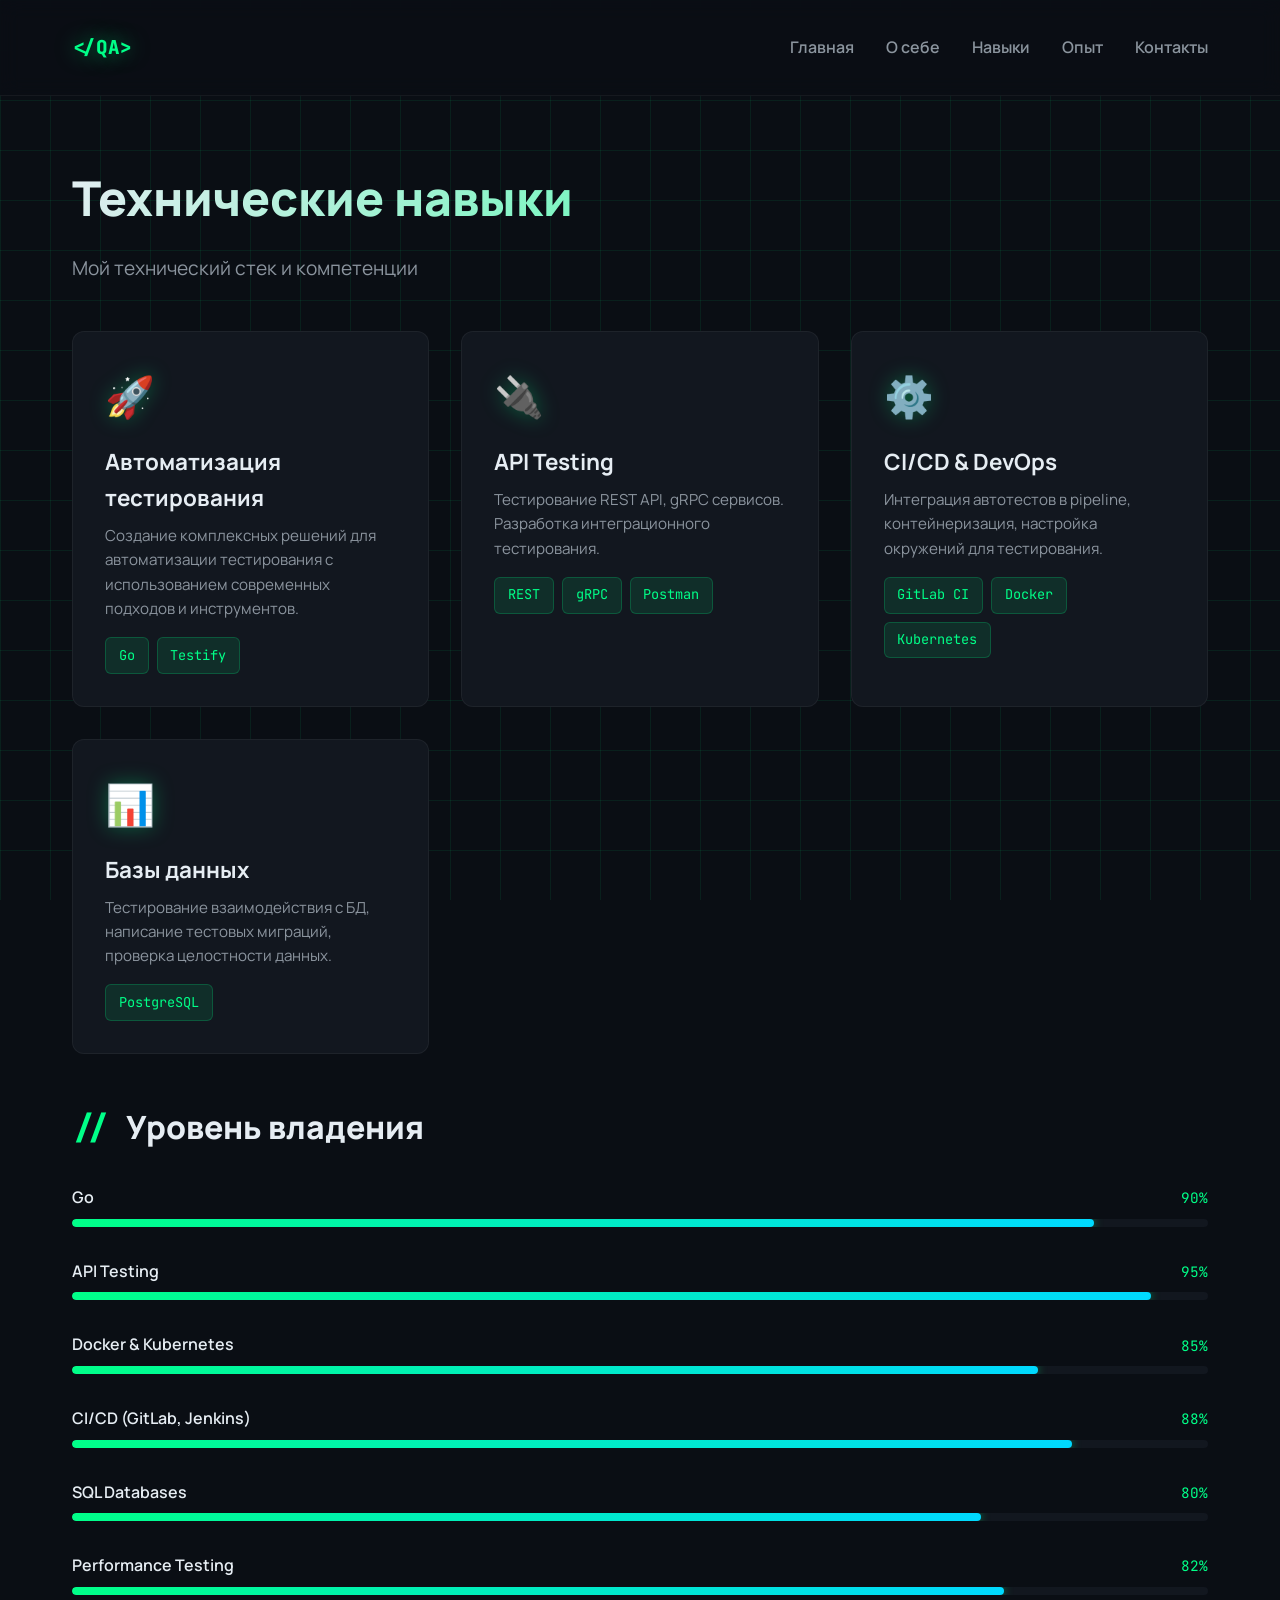
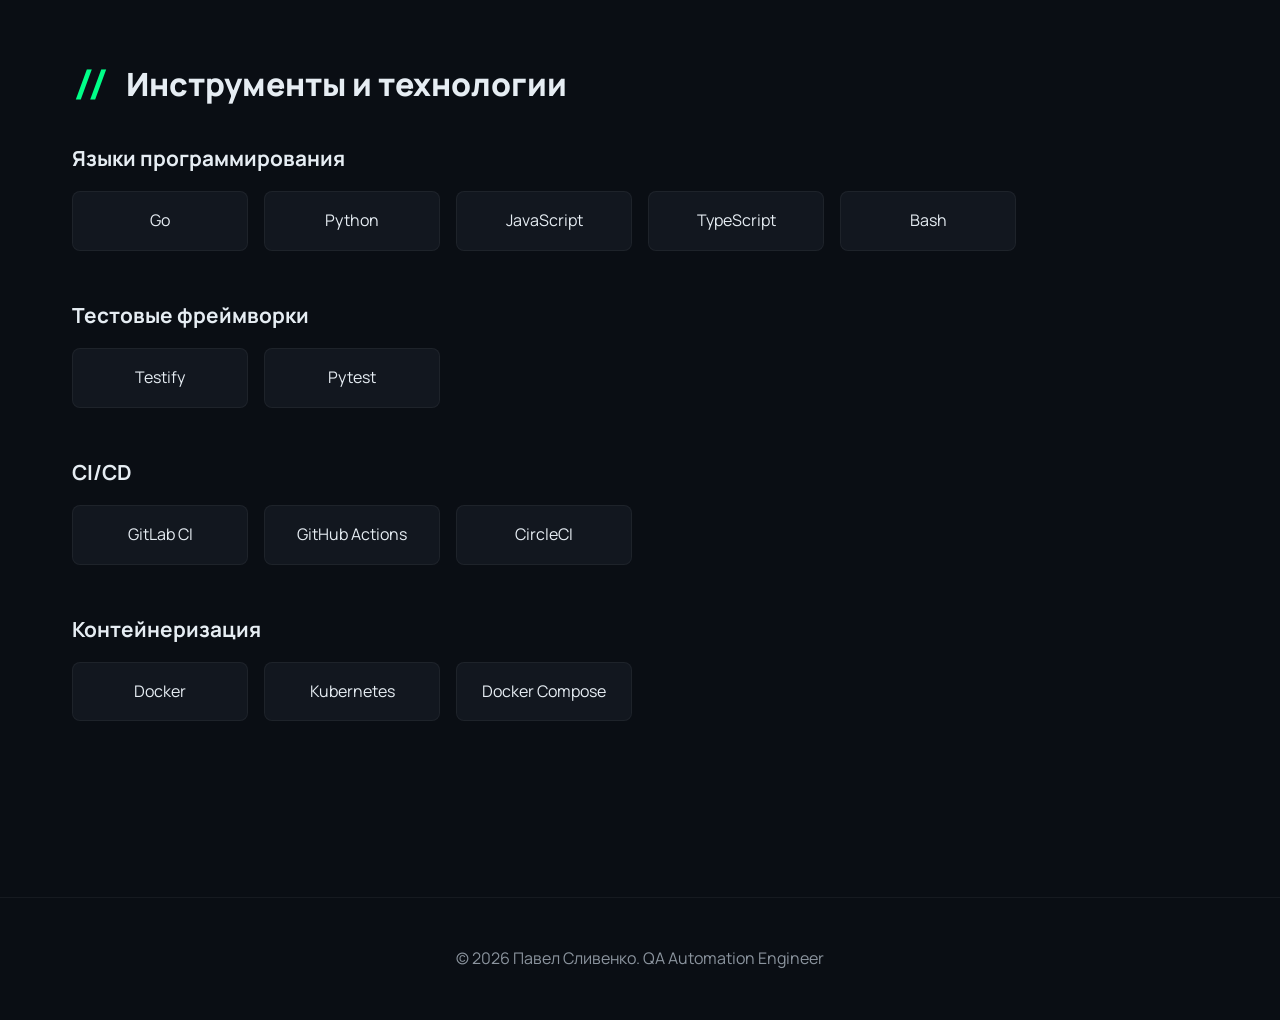
<file: templates/skills.html>
<!DOCTYPE html>
<html lang="ru">
<head>
    <meta charset="UTF-8">
    <meta name="viewport" content="width=device-width, initial-scale=1.0">
    <title>Навыки | Павел Сливенко</title>
    <link rel="icon" type="image/png" sizes="32x32" href="/static/favicon/favicon-32x32.png">
    <link rel="icon" type="image/png" sizes="16x16" href="/static/favicon/favicon-16x16.png">
    <link rel="apple-touch-icon" sizes="180x180" href="/static/favicon/apple-touch-icon.png">
    <link rel="icon" type="image/png" sizes="192x192" href="/static/favicon/android-chrome-192x192.png">
    <link rel="icon" type="image/png" sizes="512x512" href="/static/favicon/android-chrome-512x512.png">
    <link rel="preconnect" href="https://fonts.googleapis.com">
    <link rel="preconnect" href="https://fonts.gstatic.com" crossorigin>
    <link href="https://fonts.googleapis.com/css2?family=JetBrains+Mono:wght@400;600;800&family=Manrope:wght@400;600;800&display=swap" rel="stylesheet">
    <link rel="stylesheet" href="/static/css/style.css">
    <style>
        .skills-grid {
            display: grid;
            grid-template-columns: repeat(auto-fit, minmax(300px, 1fr));
            gap: 2rem;
            margin-bottom: 3rem;
        }

        .skill-card {
            padding: 2rem;
        }

        .skill-icon {
            font-size: 2.5rem;
            margin-bottom: 1rem;
            filter: drop-shadow(0 0 10px rgba(0, 255, 136, 0.3));
        }

        .skill-title {
            font-size: 1.4rem;
            font-weight: 700;
            margin-bottom: 0.5rem;
            color: var(--text-primary);
        }

        .skill-description {
            color: var(--text-secondary);
            font-size: 0.95rem;
            line-height: 1.6;
            margin-bottom: 1rem;
        }

        .progress-section {
            margin-top: 3rem;
        }

        .progress-item {
            margin-bottom: 2rem;
        }

        .progress-header {
            display: flex;
            justify-content: space-between;
            align-items: center;
            margin-bottom: 0.5rem;
        }

        .progress-label {
            font-weight: 600;
            color: var(--text-primary);
        }

        .progress-percentage {
            font-family: 'JetBrains Mono', monospace;
            color: var(--accent-green);
            font-size: 0.9rem;
        }

        .progress-bar {
            height: 8px;
            background: var(--bg-secondary);
            border-radius: 10px;
            overflow: hidden;
            position: relative;
        }

        .progress-fill {
            height: 100%;
            background: linear-gradient(90deg, var(--accent-green), var(--accent-cyan));
            border-radius: 10px;
            transition: width 1s ease-out;
            width: 0;
            box-shadow: 0 0 10px rgba(0, 255, 136, 0.5);
        }

        .certifications {
            margin-top: 4rem;
        }

        .cert-grid {
            display: grid;
            grid-template-columns: repeat(auto-fit, minmax(280px, 1fr));
            gap: 2rem;
        }

        .cert-card {
            padding: 2rem;
            text-align: center;
        }

        .cert-icon {
            font-size: 3rem;
            margin-bottom: 1rem;
        }

        .cert-name {
            font-weight: 700;
            margin-bottom: 0.5rem;
            color: var(--text-primary);
        }

        .cert-issuer {
            color: var(--text-secondary);
            font-size: 0.9rem;
            margin-bottom: 0.5rem;
        }

        .cert-date {
            color: var(--accent-cyan);
            font-family: 'JetBrains Mono', monospace;
            font-size: 0.85rem;
        }

        .tools-section {
            margin-top: 4rem;
        }

        .tools-category {
            margin-bottom: 3rem;
        }

        .tools-category h3 {
            font-size: 1.3rem;
            margin-bottom: 1rem;
            color: var(--text-primary);
        }

        .tools-grid {
            display: grid;
            grid-template-columns: repeat(auto-fill, minmax(150px, 1fr));
            gap: 1rem;
        }

        .tool-item {
            padding: 1rem;
            background: var(--bg-secondary);
            border: 1px solid rgba(255, 255, 255, 0.05);
            border-radius: 8px;
            text-align: center;
            transition: all 0.3s;
        }

        .tool-item:hover {
            border-color: var(--accent-green);
            transform: translateY(-3px);
        }

        .tool-name {
            font-weight: 600;
            font-size: 0.95rem;
        }
    </style>
</head>
<body>
    <div class="bg-grid"></div>
    
    <div class="particle" style="left: 10%; animation-delay: 0s;"></div>
    <div class="particle" style="left: 30%; animation-delay: 3s;"></div>
    <div class="particle" style="left: 50%; animation-delay: 6s;"></div>
    <div class="particle" style="left: 70%; animation-delay: 9s;"></div>
    <div class="particle" style="left: 90%; animation-delay: 12s;"></div>

    <header>
        <nav class="container">
            <a href="/" class="logo">&lt;/QA&gt;</a>
            <button class="menu-toggle">☰</button>
            <ul class="nav-links">
                <li><a href="/">Главная</a></li>
                <li><a href="/about">О себе</a></li>
                <li><a href="/skills">Навыки</a></li>
<!--                <li><a href="/projects">Проекты</a></li>-->
                <li><a href="/experience">Опыт</a></li>
                <li><a href="/contacts">Контакты</a></li>
            </ul>
        </nav>
    </header>

    <main>
        <div class="container">
            <h1 class="page-title">Технические навыки</h1>
            <p class="page-subtitle">Мой технический стек и компетенции</p>

            <div class="skills-grid">
                <div class="skill-card card fade-in-up stagger-1">
                    <div class="skill-icon">🚀</div>
                    <h3 class="skill-title">Автоматизация тестирования</h3>
                    <p class="skill-description">
                        Создание комплексных решений для автоматизации тестирования с использованием современных подходов и инструментов.
                    </p>
                    <div class="tech-stack">
                        <span class="tech-tag">Go</span>
                        <span class="tech-tag">Testify</span>
                        <!--
                        <span class="tech-tag">Ginkgo</span>
                        <span class="tech-tag">Gomega</span>-->
                    </div>
                </div>

                <div class="skill-card card fade-in-up stagger-2">
                    <div class="skill-icon">🔌</div>
                    <h3 class="skill-title">API Testing</h3>
                    <p class="skill-description">
                        Тестирование REST API, gRPC сервисов. Разработка интеграционного тестирования.
                    </p>
                    <div class="tech-stack">
                        <span class="tech-tag">REST</span>
                        <span class="tech-tag">gRPC</span>
                        <!--<span class="tech-tag">GraphQL</span>-->
                        <span class="tech-tag">Postman</span>
                    </div>
                </div>

                <div class="skill-card card fade-in-up stagger-3">
                    <div class="skill-icon">⚙️</div>
                    <h3 class="skill-title">CI/CD & DevOps</h3>
                    <p class="skill-description">
                        Интеграция автотестов в pipeline, контейнеризация, настройка окружений для тестирования.
                    </p>
                    <div class="tech-stack">
                        <span class="tech-tag">GitLab CI</span>
                        <span class="tech-tag">Docker</span>
                        <span class="tech-tag">Kubernetes</span>
                        <!--<span class="tech-tag">Jenkins</span>-->
                    </div>
                </div>

                <div class="skill-card card fade-in-up stagger-4">
                    <div class="skill-icon">📊</div>
                    <h3 class="skill-title">Базы данных</h3>
                    <p class="skill-description">
                        Тестирование взаимодействия с БД, написание тестовых миграций, проверка целостности данных.
                    </p>
                    <div class="tech-stack">
                        <span class="tech-tag">PostgreSQL</span>
                        <!--<span class="tech-tag">MongoDB</span>
                        <span class="tech-tag">Redis</span>
                        <span class="tech-tag">ClickHouse</span>-->
                    </div>
                </div>

                <!--<div class="skill-card card fade-in-up stagger-5">
                    <div class="skill-icon">📈</div>
                    <h3 class="skill-title">Нагрузочное тестирование</h3>
                    <p class="skill-description">
                        Проведение performance и stress тестирования, анализ узких мест, оптимизация производительности.
                    </p>
                    <div class="tech-stack">
                        <span class="tech-tag">K6</span>
                        <span class="tech-tag">JMeter</span>
                        <span class="tech-tag">Gatling</span>
                        <span class="tech-tag">Grafana</span>
                    </div>
                </div>

                <div class="skill-card card fade-in-up stagger-6">
                    <div class="skill-icon">🔒</div>
                    <h3 class="skill-title">Тестирование безопасности</h3>
                    <p class="skill-description">
                        Базовые проверки безопасности, OWASP Top 10, анализ уязвимостей и тестирование аутентификации.
                    </p>
                    <div class="tech-stack">
                        <span class="tech-tag">OWASP ZAP</span>
                        <span class="tech-tag">Burp Suite</span>
                        <span class="tech-tag">SQL Injection</span>
                        <span class="tech-tag">XSS</span>
                    </div>
                </div>-->
            </div>

            <div class="progress-section fade-in-up">
                <h2 class="section-title">Уровень владения</h2>
                
                <div class="progress-item">
                    <div class="progress-header">
                        <span class="progress-label">Go</span>
                        <span class="progress-percentage">90%</span>
                    </div>
                    <div class="progress-bar">
                        <div class="progress-fill" data-progress="90"></div>
                    </div>
                </div>

                <div class="progress-item">
                    <div class="progress-header">
                        <span class="progress-label">API Testing</span>
                        <span class="progress-percentage">95%</span>
                    </div>
                    <div class="progress-bar">
                        <div class="progress-fill" data-progress="95"></div>
                    </div>
                </div>

                <div class="progress-item">
                    <div class="progress-header">
                        <span class="progress-label">Docker & Kubernetes</span>
                        <span class="progress-percentage">85%</span>
                    </div>
                    <div class="progress-bar">
                        <div class="progress-fill" data-progress="85"></div>
                    </div>
                </div>

                <div class="progress-item">
                    <div class="progress-header">
                        <span class="progress-label">CI/CD (GitLab, Jenkins)</span>
                        <span class="progress-percentage">88%</span>
                    </div>
                    <div class="progress-bar">
                        <div class="progress-fill" data-progress="88"></div>
                    </div>
                </div>

                <div class="progress-item">
                    <div class="progress-header">
                        <span class="progress-label">SQL Databases</span>
                        <span class="progress-percentage">80%</span>
                    </div>
                    <div class="progress-bar">
                        <div class="progress-fill" data-progress="80"></div>
                    </div>
                </div>

                <div class="progress-item">
                    <div class="progress-header">
                        <span class="progress-label">Performance Testing</span>
                        <span class="progress-percentage">82%</span>
                    </div>
                    <div class="progress-bar">
                        <div class="progress-fill" data-progress="82"></div>
                    </div>
                </div>
            </div>

            <!--<div class="certifications fade-in-up">
                <h2 class="section-title">Сертификаты</h2>
                <div class="cert-grid">
                    <div class="cert-card card">
                        <div class="cert-icon">🏆</div>
                        <div class="cert-name">ISTQB Certified Tester</div>
                        <div class="cert-issuer">ISTQB</div>
                        <div class="cert-date">2021</div>
                    </div>

                    <div class="cert-card card">
                        <div class="cert-icon">☸️</div>
                        <div class="cert-name">Kubernetes Administrator</div>
                        <div class="cert-issuer">CNCF</div>
                        <div class="cert-date">2023</div>
                    </div>

                    <div class="cert-card card">
                        <div class="cert-icon">🐹</div>
                        <div class="cert-name">Go Developer Certification</div>
                        <div class="cert-issuer">Go Academy</div>
                        <div class="cert-date">2022</div>
                    </div>
                </div>
            </div>-->

            <div class="tools-section fade-in-up">
                <h2 class="section-title">Инструменты и технологии</h2>
                
                <div class="tools-category">
                    <h3>Языки программирования</h3>
                    <div class="tools-grid">
                        <div class="tool-item">Go</div>
                        <div class="tool-item">Python</div>
                        <div class="tool-item">JavaScript</div>
                        <div class="tool-item">TypeScript</div>
                        <div class="tool-item">Bash</div>
                    </div>
                </div>

                <div class="tools-category">
                    <h3>Тестовые фреймворки</h3>
                    <div class="tools-grid">
                        <div class="tool-item">Testify</div>
                        <!--<div class="tool-item">Ginkgo</div>
                        <div class="tool-item">Gomega</div>-->
                        <div class="tool-item">Pytest</div>
                        <!--<div class="tool-item">Jest</div>
                        <div class="tool-item">Mocha</div>-->
                    </div>
                </div>

                <div class="tools-category">
                    <h3>CI/CD</h3>
                    <div class="tools-grid">
                        <div class="tool-item">GitLab CI</div>
<!--                        <div class="tool-item">Jenkins</div>-->
                        <div class="tool-item">GitHub Actions</div>
                        <div class="tool-item">CircleCI</div>
<!--                        <div class="tool-item">TeamCity</div>-->
                    </div>
                </div>

                <div class="tools-category">
                    <h3>Контейнеризация</h3>
                    <div class="tools-grid">
                        <div class="tool-item">Docker</div>
                        <div class="tool-item">Kubernetes</div>
                        <div class="tool-item">Docker Compose</div>
<!--                        <div class="tool-item">Helm</div>-->
                    </div>
                </div>

                <!--<div class="tools-category">
                    <h3>Мониторинг и логирование</h3>
                    <div class="tools-grid">
                        <div class="tool-item">Grafana</div>
                        <div class="tool-item">Prometheus</div>
                        <div class="tool-item">ELK Stack</div>
                        <div class="tool-item">Jaeger</div>
                        <div class="tool-item">Allure</div>
                    </div>
                </div>-->
            </div>
        </div>
    </main>

    <footer>
        <div class="container">
            <p>&copy; 2026 Павел Сливенко. QA Automation Engineer</p>
        </div>
    </footer>

    <script src="/static/js/main.js"></script>
    <script>
        // Animate progress bars
        document.addEventListener('DOMContentLoaded', function() {
            const progressBars = document.querySelectorAll('.progress-fill');
            
            const observer = new IntersectionObserver((entries) => {
                entries.forEach(entry => {
                    if (entry.isIntersecting) {
                        const progress = entry.target.getAttribute('data-progress');
                        entry.target.style.width = progress + '%';
                    }
                });
            }, { threshold: 0.5 });

            progressBars.forEach(bar => observer.observe(bar));
        });
    </script>
</body>
</html>
</file>
<file: static/css/style.css>
:root {
    --bg-primary: #0a0e14;
    --bg-secondary: #12171f;
    --accent-green: #00ff88;
    --accent-cyan: #00d9ff;
    --text-primary: #e6edf3;
    --text-secondary: #8b949e;
    --code-bg: #161b22;
    --grid-color: rgba(0, 255, 136, 0.08);
}

* {
    margin: 0;
    padding: 0;
    box-sizing: border-box;
}

body {
    font-family: 'Manrope', sans-serif;
    background: var(--bg-primary);
    color: var(--text-primary);
    line-height: 1.6;
    overflow-x: hidden;
    min-height: 100vh;
    display: flex;
    flex-direction: column;
}

/* Animated background grid */
.bg-grid {
    position: fixed;
    top: 0;
    left: 0;
    width: 100%;
    height: 100%;
    background-image: 
        linear-gradient(var(--grid-color) 1px, transparent 1px),
        linear-gradient(90deg, var(--grid-color) 1px, transparent 1px);
    background-size: 50px 50px;
    animation: gridMove 20s linear infinite;
    pointer-events: none;
    z-index: 0;
}

@keyframes gridMove {
    0% { transform: translate(0, 0); }
    100% { transform: translate(50px, 50px); }
}

/* Floating particles */
.particle {
    position: fixed;
    width: 2px;
    height: 2px;
    background: var(--accent-green);
    border-radius: 50%;
    pointer-events: none;
    opacity: 0;
    animation: float 15s infinite;
}

@keyframes float {
    0% {
        transform: translateY(100vh) translateX(0);
        opacity: 0;
    }
    10% {
        opacity: 0.5;
    }
    90% {
        opacity: 0.5;
    }
    100% {
        transform: translateY(-100px) translateX(100px);
        opacity: 0;
    }
}

.container {
    max-width: 1200px;
    margin: 0 auto;
    padding: 0 2rem;
    position: relative;
    z-index: 1;
}

/* Header */
header {
    padding: 2rem 0;
    border-bottom: 1px solid rgba(255, 255, 255, 0.05);
    backdrop-filter: blur(10px);
    position: sticky;
    top: 0;
    z-index: 100;
    background: rgba(10, 14, 20, 0.9);
    animation: slideDown 0.6s ease-out;
}

@keyframes slideDown {
    from {
        transform: translateY(-100%);
        opacity: 0;
    }
    to {
        transform: translateY(0);
        opacity: 1;
    }
}

nav {
    display: flex;
    justify-content: space-between;
    align-items: center;
}

.logo {
    font-family: 'JetBrains Mono', monospace;
    font-size: 1.2rem;
    font-weight: 800;
    color: var(--accent-green);
    text-shadow: 0 0 20px rgba(0, 255, 136, 0.5);
    text-decoration: none;
}

.nav-links {
    display: flex;
    gap: 2rem;
    list-style: none;
}

.nav-links a {
    color: var(--text-secondary);
    text-decoration: none;
    font-weight: 600;
    transition: all 0.3s;
    position: relative;
}

.nav-links a:hover,
.nav-links a.active {
    color: var(--accent-green);
}

.nav-links a::after {
    content: '';
    position: absolute;
    bottom: -5px;
    left: 0;
    width: 0;
    height: 2px;
    background: var(--accent-green);
    transition: width 0.3s;
}

.nav-links a:hover::after,
.nav-links a.active::after {
    width: 100%;
}

/* Main content */
main {
    flex: 1;
    padding: 4rem 0;
}

/* Page title */
.page-title {
    font-size: 3rem;
    font-weight: 800;
    margin-bottom: 1rem;
    background: linear-gradient(135deg, var(--text-primary) 0%, var(--accent-green) 100%);
    -webkit-background-clip: text;
    -webkit-text-fill-color: transparent;
    background-clip: text;
    animation: fadeIn 0.8s ease-out;
}

.page-subtitle {
    font-size: 1.2rem;
    color: var(--text-secondary);
    margin-bottom: 3rem;
    animation: fadeIn 0.8s ease-out 0.2s both;
}

@keyframes fadeIn {
    from {
        opacity: 0;
        transform: translateY(20px);
    }
    to {
        opacity: 1;
        transform: translateY(0);
    }
}

/* Buttons */
.btn {
    padding: 1rem 2rem;
    border: none;
    border-radius: 8px;
    font-weight: 600;
    cursor: pointer;
    transition: all 0.3s;
    text-decoration: none;
    display: inline-block;
    font-family: 'Manrope', sans-serif;
}

.btn-primary {
    background: var(--accent-green);
    color: var(--bg-primary);
    box-shadow: 0 0 30px rgba(0, 255, 136, 0.3);
}

.btn-primary:hover {
    transform: translateY(-2px);
    box-shadow: 0 5px 40px rgba(0, 255, 136, 0.5);
}

.btn-secondary {
    background: transparent;
    color: var(--text-primary);
    border: 2px solid var(--text-secondary);
}

.btn-secondary:hover {
    border-color: var(--accent-green);
    color: var(--accent-green);
}

/* Cards */
.card {
    background: var(--bg-secondary);
    border: 1px solid rgba(255, 255, 255, 0.05);
    border-radius: 12px;
    padding: 2rem;
    transition: all 0.3s;
    position: relative;
    overflow: hidden;
}

.card::before {
    content: '';
    position: absolute;
    top: 0;
    left: 0;
    width: 100%;
    height: 3px;
    background: linear-gradient(90deg, var(--accent-green), var(--accent-cyan));
    transform: scaleX(0);
    transform-origin: left;
    transition: transform 0.3s;
}

.card:hover {
    transform: translateY(-5px);
    border-color: var(--accent-green);
    box-shadow: 0 10px 40px rgba(0, 255, 136, 0.1);
}

.card:hover::before {
    transform: scaleX(1);
}

/* Section title */
.section-title {
    font-size: 2rem;
    font-weight: 800;
    margin-bottom: 2rem;
    position: relative;
    display: inline-block;
}

.section-title::before {
    content: '//';
    color: var(--accent-green);
    margin-right: 1rem;
    font-family: 'JetBrains Mono', monospace;
}

/* Tech tags */
.tech-stack {
    display: flex;
    flex-wrap: wrap;
    gap: 0.5rem;
    margin-top: 1rem;
}

.tech-tag {
    background: rgba(0, 255, 136, 0.1);
    color: var(--accent-green);
    padding: 0.4rem 0.8rem;
    border-radius: 6px;
    font-size: 0.85rem;
    font-family: 'JetBrains Mono', monospace;
    border: 1px solid rgba(0, 255, 136, 0.2);
}

/* Footer */
footer {
    padding: 3rem 0;
    border-top: 1px solid rgba(255, 255, 255, 0.05);
    text-align: center;
    color: var(--text-secondary);
    margin-top: 4rem;
}

/* Animations */
.fade-in-up {
    opacity: 0;
    transform: translateY(30px);
    animation: fadeInUp 0.6s ease-out forwards;
}

@keyframes fadeInUp {
    to {
        opacity: 1;
        transform: translateY(0);
    }
}

.stagger-1 { animation-delay: 0.1s; }
.stagger-2 { animation-delay: 0.2s; }
.stagger-3 { animation-delay: 0.3s; }
.stagger-4 { animation-delay: 0.4s; }
.stagger-5 { animation-delay: 0.5s; }
.stagger-6 { animation-delay: 0.6s; }

/* Responsive */
@media (max-width: 768px) {
    .page-title {
        font-size: 2rem;
    }
    
    .nav-links {
        gap: 1rem;
        font-size: 0.9rem;
    }
    
    .container {
        padding: 0 1rem;
    }
}

/* Mobile menu toggle */
.menu-toggle {
    display: none;
    background: none;
    border: none;
    color: var(--text-primary);
    font-size: 1.5rem;
    cursor: pointer;
}

@media (max-width: 768px) {
    .menu-toggle {
        display: block;
    }
    
    .nav-links {
        display: none;
        position: absolute;
        top: 100%;
        left: 0;
        right: 0;
        background: rgba(10, 14, 20, 0.98);
        flex-direction: column;
        padding: 2rem;
        border-top: 1px solid rgba(255, 255, 255, 0.05);
    }
    
    .nav-links.active {
        display: flex;
    }
}
</file>
